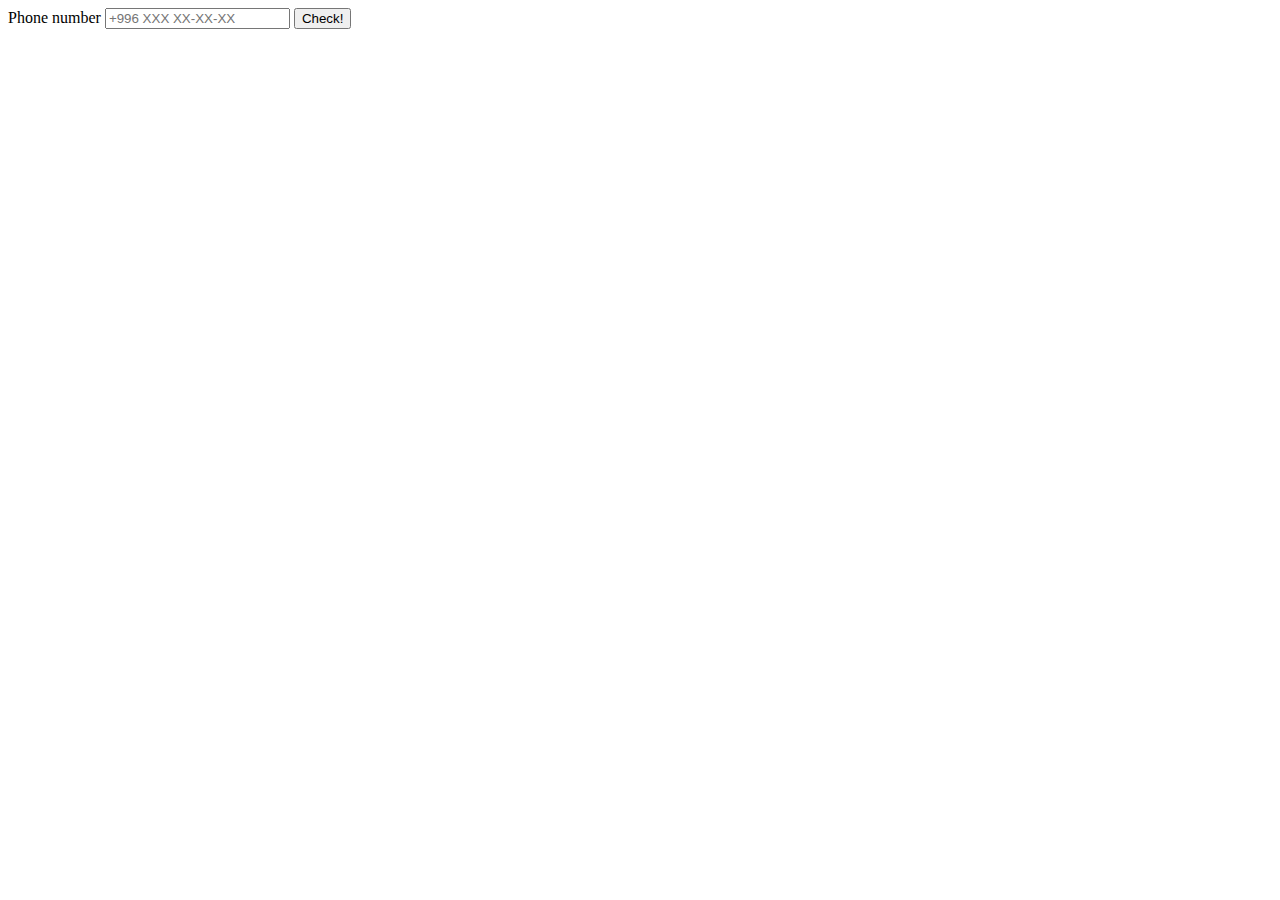
<file: 1lesson/index.html>
<!DOCTYPE html>
<html lang="en">
<head>
    <meta charset="UTF-8">
    <meta http-equiv="X-UA-Compatible" content="IE=edge">
    <meta name="viewport" content="width=device-width, initial-scale=1.0">
    <title>Document</title>
</head>
<body>
    <div class="wrapper">
        <label for="phoneInput">Phone number</label>
        <input id="phoneInput" type="text" placeholder="+996 XXX XX-XX-XX">
        <button class="phoneCheck">Check!</button>
        <span class="phoneResult"></span>
    </div>
    <!-- <div>
        <p>1</p>
        <p>2</p>
        <span>1</span>
        <span>2</span>
    </div> -->
</body>
<script src="app.js"></script>
</html>
</file>
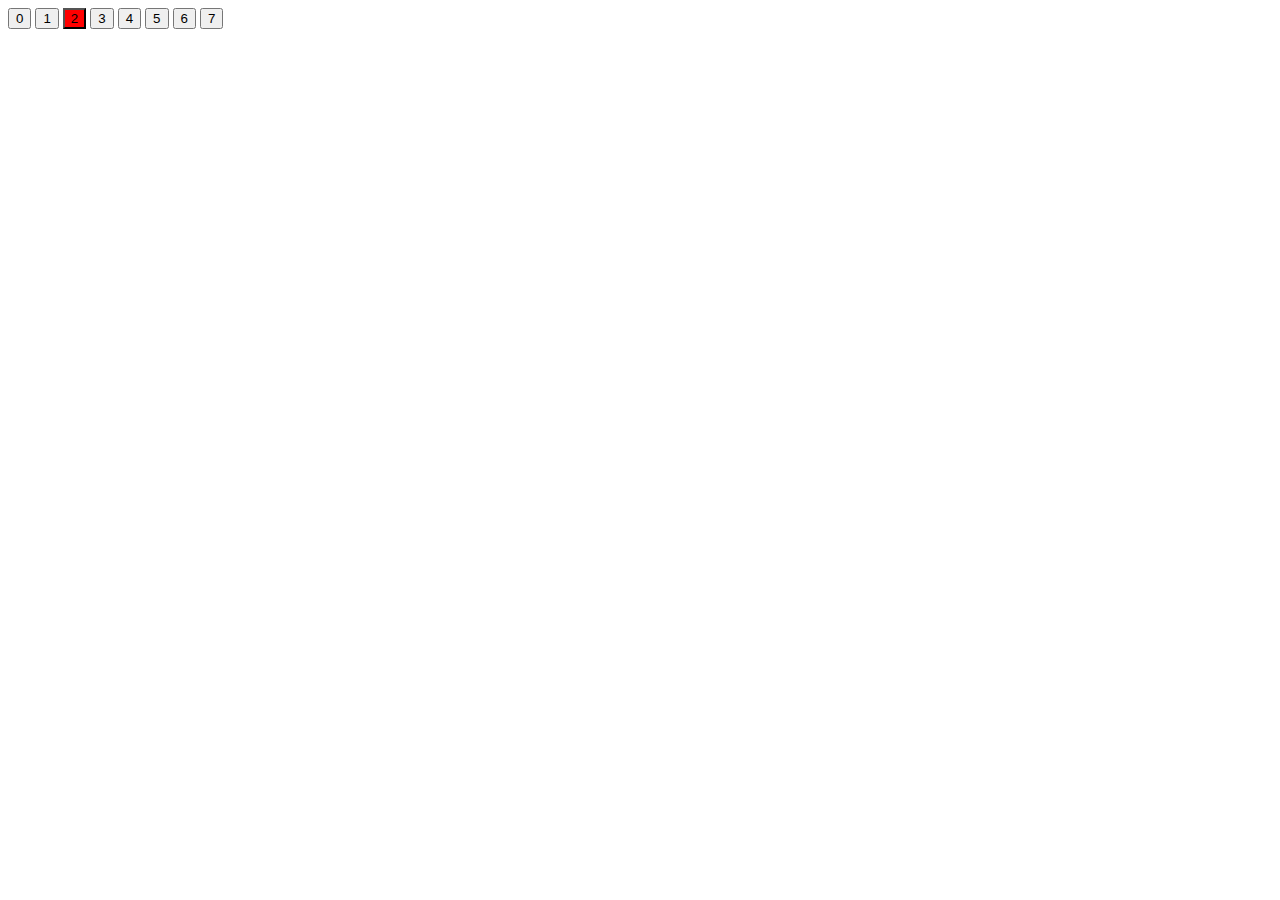
<file: 3lesson/index.html>
<!DOCTYPE html>
<html lang="en">
<head>
    <meta charset="UTF-8">
    <meta http-equiv="X-UA-Compatible" content="IE=edge">
    <meta name="viewport" content="width=device-width, initial-scale=1.0">
    <title>Document</title>
    <style>
        .red{
            background-color: red;
        }
    </style>
</head>
<body>
    <div class="wrapper">
        <button>0</button>
        <button>1</button>
        <button class="red">2</button>
        <button>3</button>
        <button>4</button>
        <button>5</button>
        <button>6</button>
    </div>
</body>
<script src="app.js"></script>
</html>
</file>
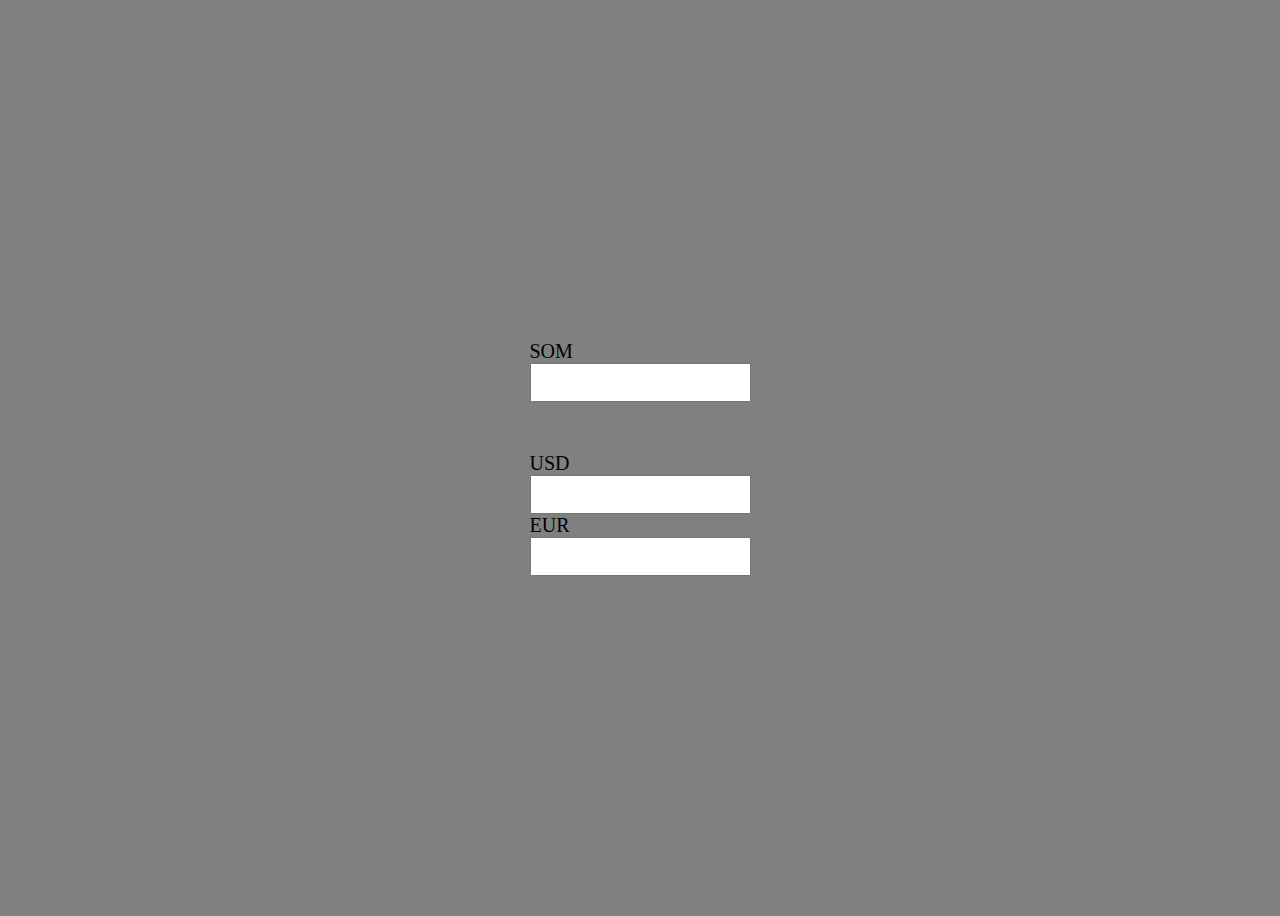
<file: 5lesson/index.html>
<!DOCTYPE html>
<html lang="en">
<head>
    <meta charset="UTF-8">
    <meta http-equiv="X-UA-Compatible" content="IE=edge">
    <meta name="viewport" content="width=device-width, initial-scale=1.0">
    <title>Document</title>
    <link rel="stylesheet" href="style.css">
</head>
<body>
    <div class="wrapper">
        <div class="som">
            <label for="som">SOM</label>
            <input type="number" id="som">
        </div>
        <div class="usd">
            <label for="usd">USD</label>
            <input type="number" id="usd">
        </div>
                <div class="eur">
                    <label for="eur">EUR</label>
                    <input type="number" id="eur">
                </div>
    </div>
</body>
<script src="app.js"></script>
</html>
</file>
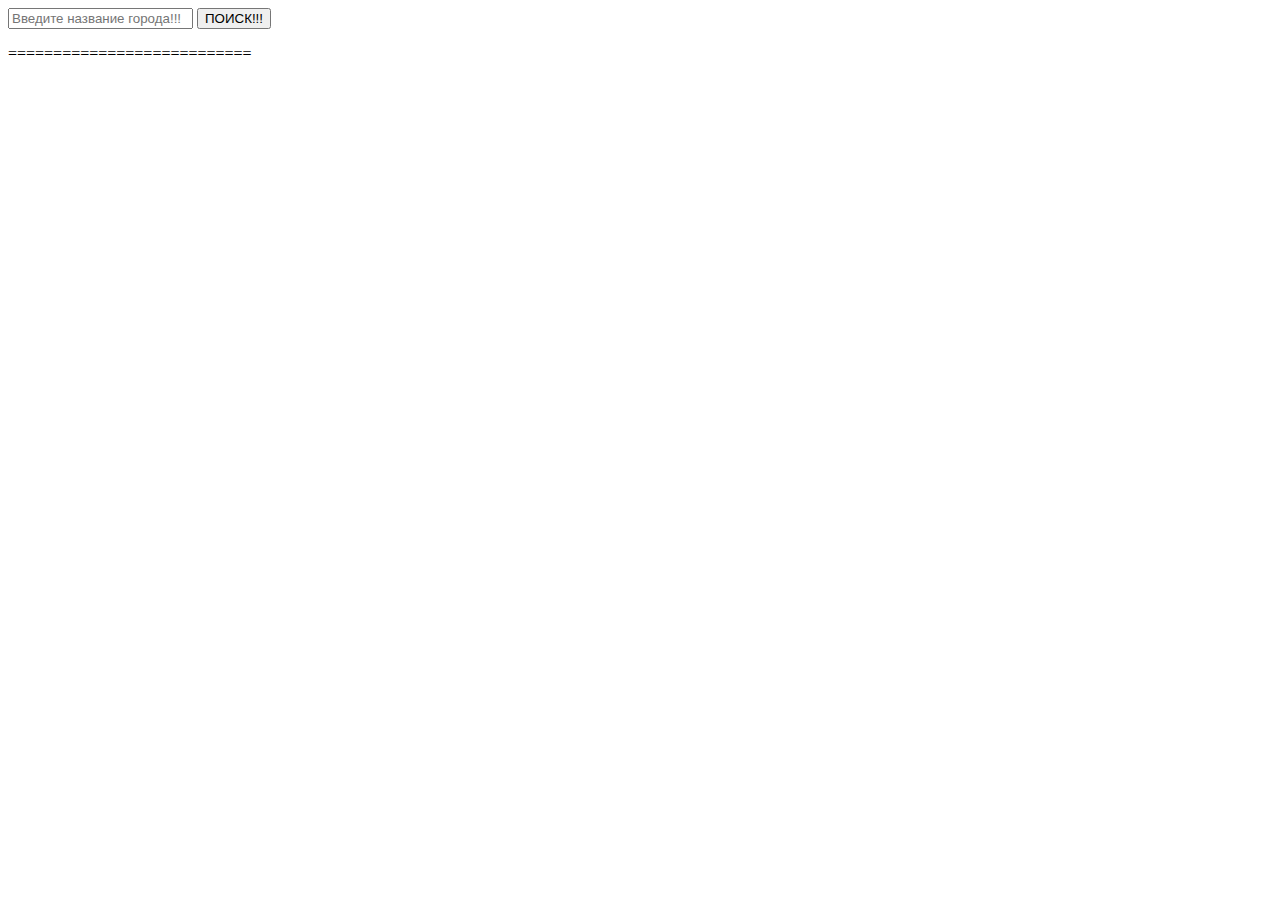
<file: 7lesson/index.html>
<!DOCTYPE html>
<html lang="en">
<head>
    <meta charset="UTF-8">
    <meta http-equiv="X-UA-Compatible" content="IE=edge">
    <meta name="viewport" content="width=device-width, initial-scale=1.0">
    <title>Document</title>
    <link rel="stylesheet" href="styls/styles.css">
</head>
<body>
    <!-- <div class="wrapper">
        <div class="header">
            Мои задачи
        </div>

        <div class="todo">
            <div class="todoInput">
                <input type="text" placeholder="Новая задача">
                <button>+</button>
            </div>

            <div class="todoList">
  
            </div>
        </div>
    </div> -->

    <div class="wrapper">
        <div>
            <input type="text" class="cityNameValue" placeholder="Введите название города!!!">
            <button onclick="citySearch()">ПОИСК!!!</button>
        </div>
        <div>
            <p class="cityName"></p>
            <span>===========================</span>
            <p class="temp"></p>
        </div>
    </div>
</body>
<script src="js/app.js"></script>
</html>
</file>
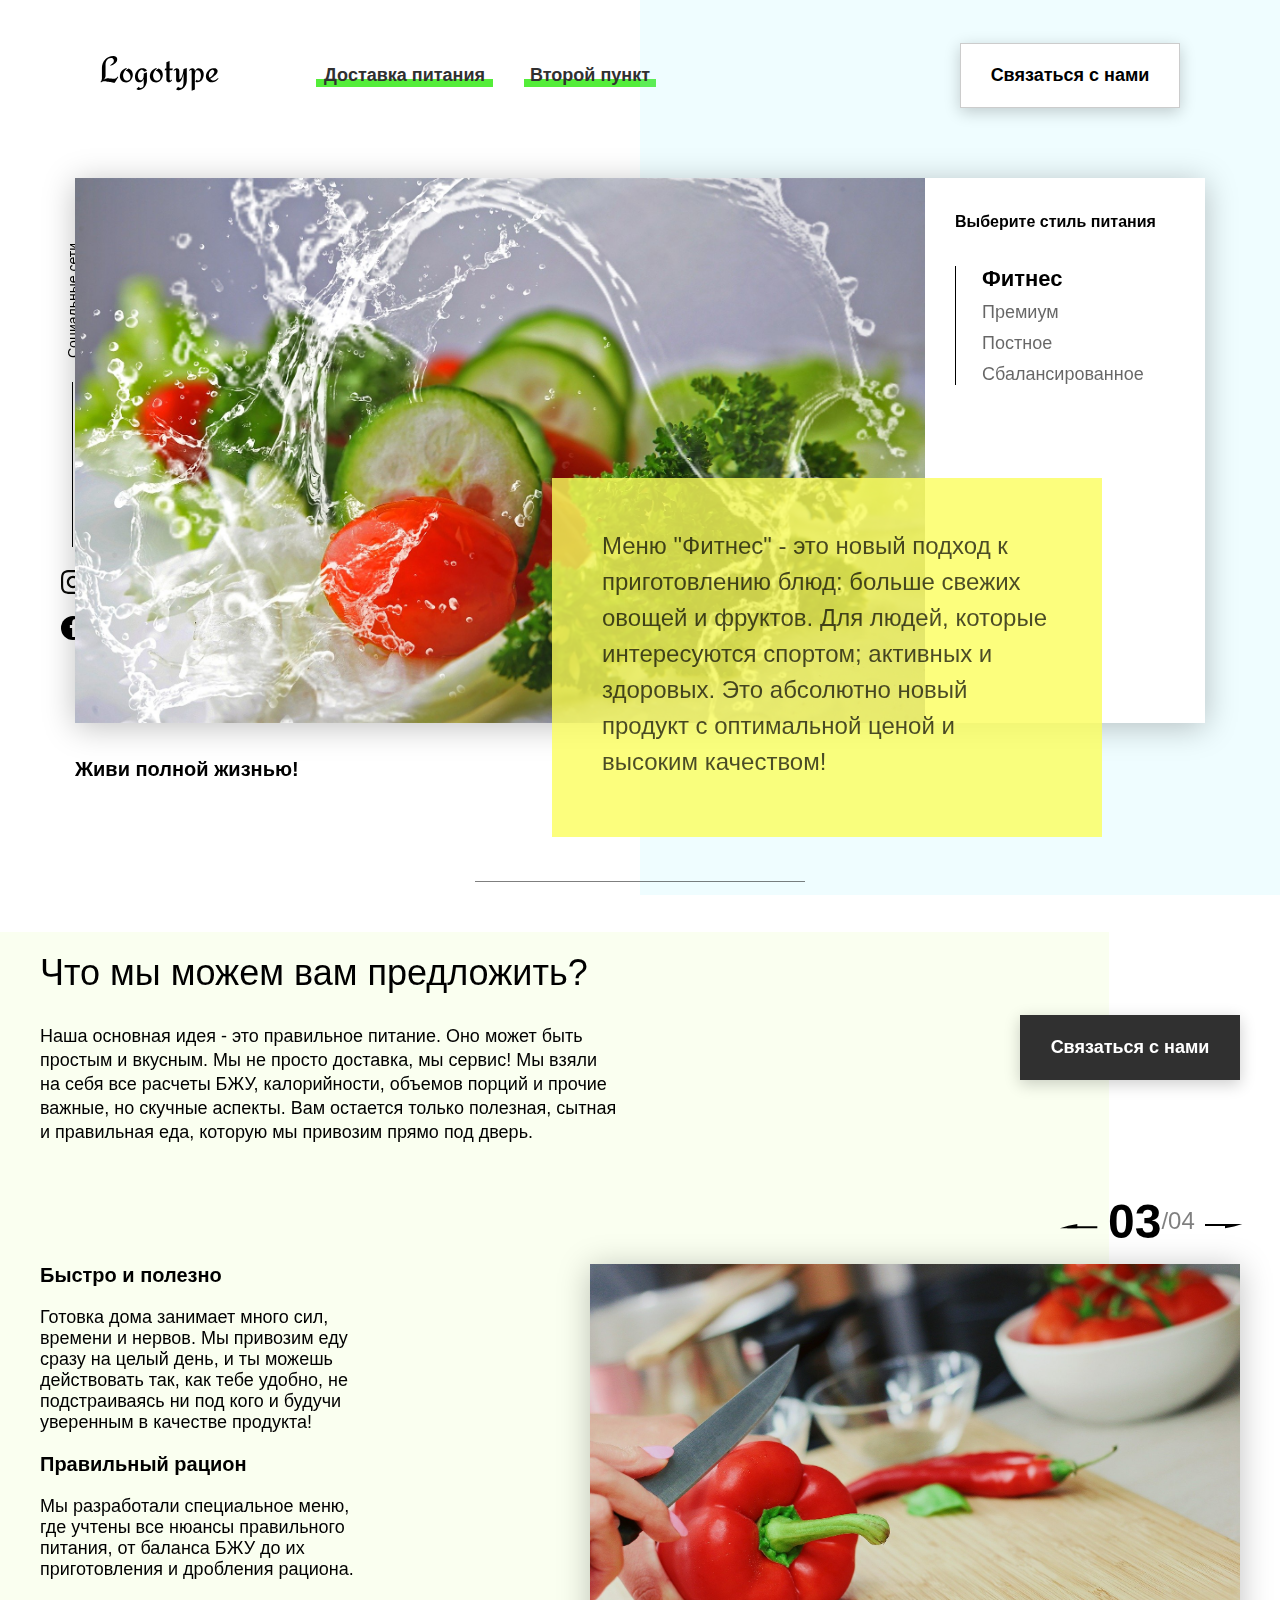
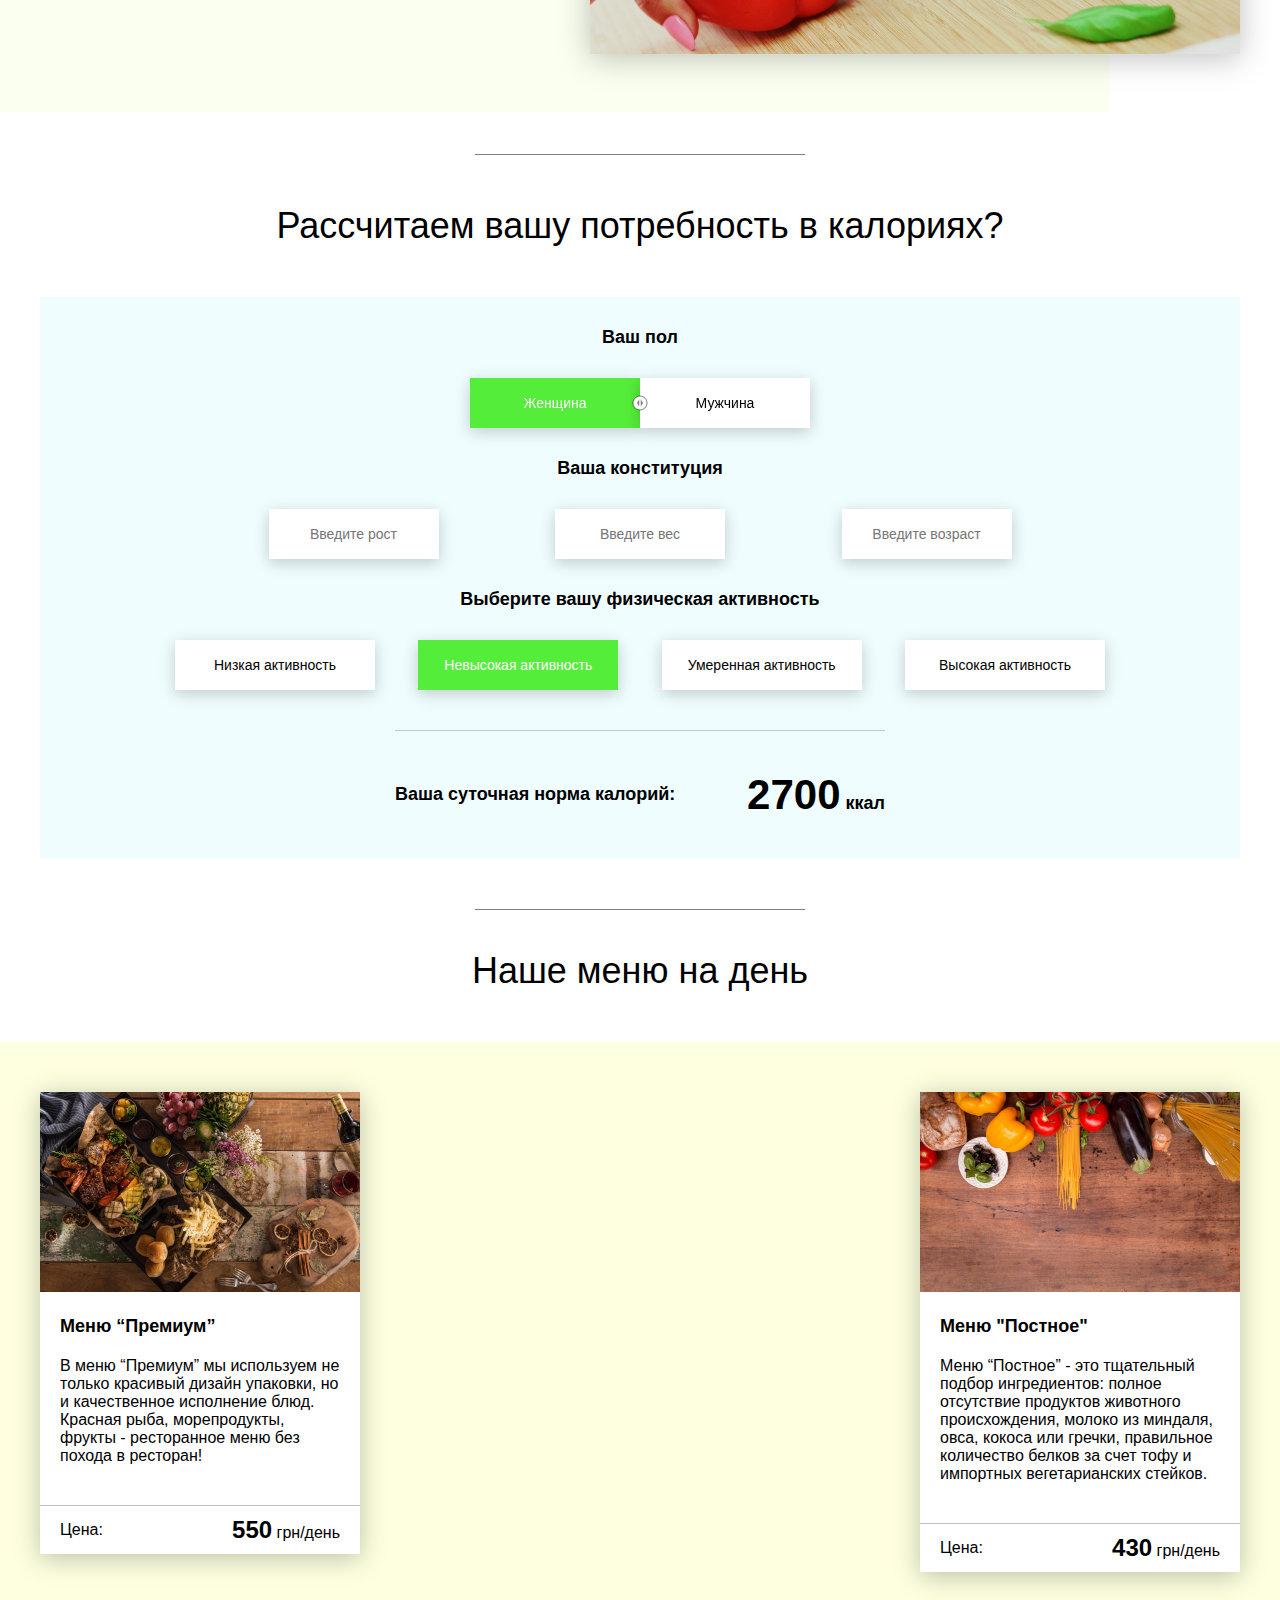
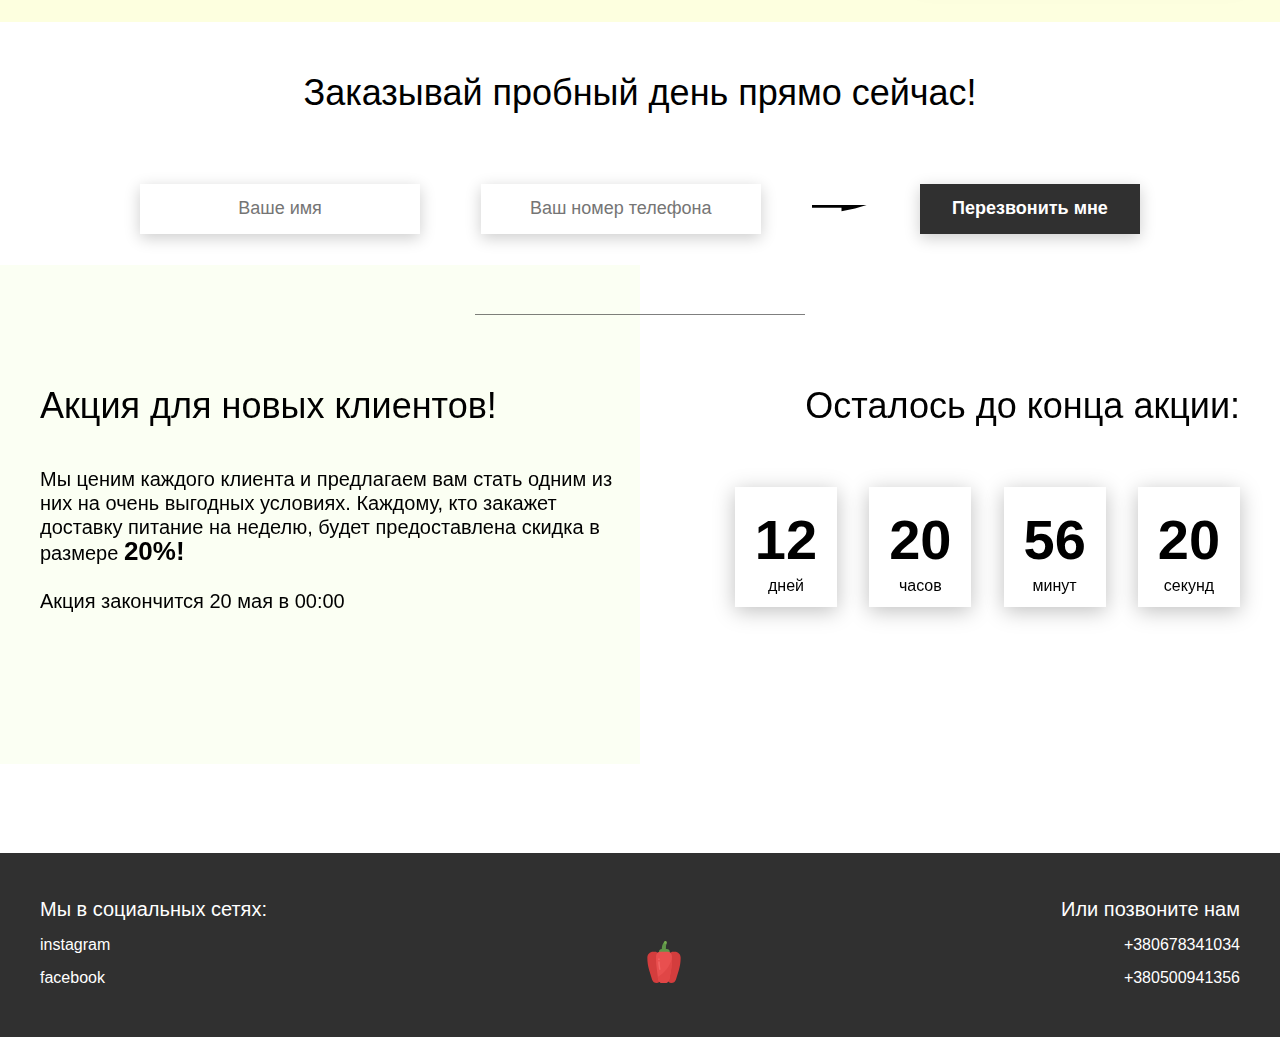
<file: example/index.html>
<!DOCTYPE html>
<html lang="en">
<head>
	<meta charset="UTF-8">
	<meta name="viewport" content="width=device-width, initial-scale=1.0">
	<title>Food</title>
	<link rel="stylesheet" href="css/style.css">
</head>
<body>
<header class="header">
	<div class="header__left-block">
		<div class="header__logo">
			<img src="icons/logo.svg" alt="Логотип">
		</div>
		<nav class="header__links">
			<a href="#" class="header__link">Доставка питания</a>
			<a href="#" class="header__link">Второй пункт</a>
		</nav>
	</div>
	<div class="header__right-block">
		<button data-modal class="btn btn_white">Связаться с нами</button>
	</div>
</header>
<div class="sidepanel">
	<div class="sidepanel__text"><span>Социальные сети</span></div>
	<div class="sidepanel__divider"></div>
	<a href="#" class="sidepanel__icon">
		<img src="icons/instagram.svg" alt="instagram">
	</a>
	<a href="#" class="sidepanel__icon">
		<img src="icons/facebook.svg" alt="facebook">
	</a>
</div>

<div class="preview">
	<div class="bgc_blue"></div>
	<div class="container">
		<div class="tabcontainer">
			<div class="tabcontent">
				<img src="img/tabs/vegy.jpg" alt="vegy">
				<div class="tabcontent__descr">
					Меню "Фитнес" - это новый подход к приготовлению блюд: больше свежих овощей и фруктов. Для людей,
					которые интересуются спортом; активных и здоровых. Это абсолютно новый продукт с оптимальной ценой и
					высоким качеством!
				</div>
			</div>
			<div class="tabcontent">
				<img src="img/tabs/elite.jpg" alt="elite">
				<div class="tabcontent__descr">
					Меню “Премиум” - мы используем не только красивый дизайн упаковки, но и качественное исполнение
					блюд. Красная рыба, морепродукты, фрукты - ресторанное меню без похода в ресторан!
				</div>
			</div>
			<div class="tabcontent">
				<img src="img/tabs/post.jpg" alt="post">
				<div class="tabcontent__descr">
					Наше специальное “Постное меню” - это тщательный подбор ингредиентов: полное отсутствие продуктов
					животного происхождения. Полная гармония с собой и природой в каждом элементе! Все будет Ом!
				</div>
			</div>
			<div class="tabcontent">
				<img src="img/tabs/hamburger.jpg" alt="vegy">
				<div class="tabcontent__descr">
					Меню "Сбалансированное" - это соответствие вашего рациона всем научным рекомендациям. Мы тщательно
					просчитываем вашу потребность в к/б/ж/у и создаем лучшие блюда для вас.
				</div>
			</div>
			<div class="tabheader">
				<h3>Выберите стиль питания</h3>
				<div class="tabheader__items">
					<div class="tabheader__item tabheader__item_active">Фитнес</div>
					<div class="tabheader__item">Премиум</div>
					<div class="tabheader__item">Постное</div>
					<div class="tabheader__item">Сбалансированное</div>
				</div>
			</div>
		</div>
		<div class="preview__life">Живи полной жизнью!</div>
	</div>
</div>

<div class="divider"></div>

<div class="offer">
	<div class="bgc_y"></div>
	<div class="container">
		<div class="offer__text">
			<h2 class="title">Что мы можем вам предложить?</h2>
			<div class="offer__descr">
				Наша основная идея - это правильное питание. Оно может быть простым и вкусным. Мы не просто доставка, мы
				сервис! Мы взяли на себя все расчеты БЖУ, калорийности, объемов порций и прочие важные, но скучные
				аспекты. Вам остается только полезная, сытная и правильная еда, которую мы привозим прямо под дверь.
			</div>
		</div>
		<div class="offer__action">
			<button data-modal class="btn btn_dark">Связаться с нами</button>
		</div>
	</div>
	<div class="container">
		<div class="offer__advantages">
			<h2>Быстро и полезно</h2>
			<div class="offer__advantages-text">
				Готовка дома занимает много сил, времени и нервов. Мы привозим еду сразу на целый день, и ты можешь
				действовать так, как тебе удобно, не подстраиваясь ни под кого и будучи уверенным в качестве продукта!
			</div>
			<h2>Правильный рацион</h2>
			<div class="offer__advantages-text">
				Мы разработали специальное меню, где учтены все нюансы правильного питания, от баланса БЖУ до их
				приготовления и дробления рациона.
			</div>
		</div>
		<div class="offer__slider">
			<div class="offer__slider-counter">
				<div class="offer__slider-prev">
					<img src="icons/left.svg" alt="prev">
				</div>
				<span id="current">03</span>
				/
				<span id="total">04</span>
				<div class="offer__slider-next">
					<img src="icons/right.svg" alt="next">
				</div>
			</div>
			<div class="offer__slider-wrapper">
				<div class="offer__slide">
					<img src="img/slider/pepper.jpg" alt="pepper">
				</div>
				<!-- <div class="offer__slide">
					<img src="img/slider/food-12.jpg" alt="food">
				</div>
				<div class="offer__slide">
					<img src="img/slider/olive-oil.jpg" alt="oil">
				</div>
				<div class="offer__slide">
					<img src="img/slider/paprika.jpg" alt="paprika">
				</div> -->
			</div>
		</div>
	</div>
</div>

<div class="divider"></div>

<div class="calculating">
	<div class="container">
		<h2 class="title">Рассчитаем вашу потребность в калориях?
		</h2>
		<div class="calculating__field">
			<div class="calculating__subtitle">
				Ваш пол
			</div>
			<div class="calculating__choose" id="gender">
				<div class="calculating__choose-item calculating__choose-item_active">Женщина</div>
				<div class="calculating__choose-item">Мужчина</div>
			</div>

			<div class="calculating__subtitle">
				Ваша конституция
			</div>
			<div class="calculating__choose calculating__choose_medium">
				<input type="text" id="height" placeholder="Введите рост" class="calculating__choose-item">
				<input type="text" id="weight" placeholder="Введите вес" class="calculating__choose-item">
				<input type="text" id="age" placeholder="Введите возраст" class="calculating__choose-item">
			</div>

			<div class="calculating__subtitle">
				Выберите вашу физическая активность
			</div>
			<div class="calculating__choose calculating__choose_big">
				<div id="low" class="calculating__choose-item">Низкая активность</div>
				<div id="small" class="calculating__choose-item calculating__choose-item_active">Невысокая активность
				</div>
				<div id="medium" class="calculating__choose-item">Умеренная активность</div>
				<div id="high" class="calculating__choose-item">Высокая активность</div>
			</div>

			<div class="calculating__divider"></div>

			<div class="calculating__total">
				<div class="calculating__subtitle">
					Ваша суточная норма калорий:
				</div>
				<div class="calculating__result">
					<span>2700</span> ккал
				</div>
			</div>
		</div>
	</div>
</div>

<div class="divider"></div>

<div class="menu">
	<h2 class="title">Наше меню на день</h2>

	<div class="menu__field">
		<div id="cardWrapper" class="container">
			<div class="menu__item">
				<img src="img/tabs/elite.jpg" alt="elite">
				<h3 class="menu__item-subtitle">Меню “Премиум”</h3>
				<div class="menu__item-descr">В меню “Премиум” мы используем не только красивый дизайн упаковки, но и
					качественное исполнение блюд. Красная рыба, морепродукты, фрукты - ресторанное меню без похода в
					ресторан!
				</div>
				<div class="menu__item-divider"></div>
				<div class="menu__item-price">
					<div class="menu__item-cost">Цена:</div>
					<div class="menu__item-total"><span>550</span> грн/день</div>
				</div>
			</div>
			<div class="menu__item">
				<img src="img/tabs/post.jpg" alt="post">
				<h3 class="menu__item-subtitle">Меню "Постное"</h3>
				<div class="menu__item-descr">Меню “Постное” - это тщательный подбор ингредиентов: полное отсутствие
					продуктов животного происхождения, молоко из миндаля, овса, кокоса или гречки, правильное количество
					белков за счет тофу и импортных вегетарианских стейков.
				</div>
				<div class="menu__item-divider"></div>
				<div class="menu__item-price">
					<div class="menu__item-cost">Цена:</div>
					<div class="menu__item-total"><span>430</span> грн/день</div>
				</div>
			</div>
		</div>
	</div>
</div>

<div class="order">
	<div class="container">
		<div class="title">Заказывай пробный день прямо сейчас!</div>
		<form action="#" class="order__form">
			<input required placeholder="Ваше имя" name="name" type="text" class="order__input">
			<input required placeholder="Ваш номер телефона" name="phone" type="phone" class="order__input">
			<img src="icons/right.svg" alt="right">
			<button class="btn btn_dark btn_min">Перезвонить мне</button>
		</form>
	</div>
</div>

<div class="divider"></div>

<div class="promotion">
	<div class="bgc_y"></div>
	<div class="container">
		<div class="promotion__text">
			<div class="title">Акция для новых клиентов!</div>
			<div class="promotion__descr">
				Мы ценим каждого клиента и предлагаем вам стать одним из них на очень выгодных условиях.
				Каждому, кто закажет доставку питание на неделю, будет предоставлена скидка в размере <span>20%!</span>
				<br><br>
				Акция закончится 20 мая в 00:00
			</div>
		</div>
		<div class="promotion__timer">
			<div class="title">Осталось до конца акции:</div>
			<div class="timer">
				<div class="timer__block">
					<span id="days">12</span>
					дней
				</div>
				<div class="timer__block">
					<span id="hours">20</span>
					часов
				</div>
				<div class="timer__block">
					<span id="minutes">56</span>
					минут
				</div>
				<div class="timer__block">
					<span id="seconds">20</span>
					секунд
				</div>
			</div>
		</div>
	</div>
</div>

<footer class="footer">
	<div class="container">
		<div class="social">
			<div class="subtitle">Мы в социальных сетях:</div>
			<a href="#" class="link">instagram</a>
			<a href="#" class="link">facebook</a>
		</div>
		<div class="pepper">
			<img src="icons/veg.svg" alt="pepper">
		</div>
		<div class="call">
			<div class="subtitle">Или позвоните нам</div>
			<a href="#" class="link">+380678341034</a>
			<a href="#" class="link">+380500941356</a>
		</div>
	</div>
</footer>

<div class="modal">
	<div class="modal__dialog">
		<div class="modal__content">
			<form action="#">
				<div class="modal__close">&times;</div>
				<div class="modal__title">Мы свяжемся с вами как можно быстрее!</div>
				<input required placeholder="Ваше имя" name="name" type="text" class="modal__input">
				<input required placeholder="Ваш номер телефона" name="phone" type="phone" class="modal__input">
				<button class="btn btn_dark btn_min">Перезвонить мне</button>
			</form>
		</div>
	</div>
</div>
<script src="js/app.js"></script>
</body>
</html>
</file>
<file: 5lesson/style.css>
body{
    display: flex;
    align-items: center;
    justify-content: center;
    height: 100vh;
    background-color: gray;
}

.wrapper > div{
    display: flex;
    flex-direction: column;
}

.usd{
    margin-top: 50px;
}

input{
    padding: 10px 20px;
}

label{
    font-size: 20px;
}
</file>
<file: 7lesson/styls/styles.css>
/* *{
    margin: 0 auto;
    box-sizing: border-box;
}

.wrapper{
    min-height: 100vh;
    background-color: #F3F3F3;
}

.header{
    display: flex;
    justify-content: center;
    align-items: center;
    height: 64px;
    font-size: 24px;
    font-weight: 400;
    border-bottom: 1px solid;
    background-color: #fff;
}

.todoInput{
    display: flex;
}

.todoInput button{
    width: 72px;
    height: 45px;
    background-color: #2282C8;
    color: #fff;
    font-size: 24px;
    border-radius: 8px;
    border: none;
    margin-left: 8px;
}

.todoInput input{ 
    width: 320px;
    height: 45px;
    padding: 0;
    margin: 0;
    border-radius: 8px;
    font-size: 22px;
    padding-left: 8px;
}

.todo{
    margin-top: 32px;
    display: flex;
    flex-direction: column;
}

.todoList{
    margin-top: 50px;
    display: flex;
    flex-direction: column;
    width: 50%;
}

.deleteIcon{
    width: 16px;
    height: 16px;
    border: 3px solid;
    border-radius: 16px;
    margin-right: 18px;
}

.todoItem{
    display: flex;
    align-items: center;
    font-size: 22px;
    margin-left: 0 !important;
    margin-bottom: 36px;
} */
</file>
<file: example/css/style.css>
* {
    box-sizing: border-box;
    margin: 0;
    padding: 0;
    font-family: Roboto, sans-serif;
}

a {
    text-decoration: none;
}

.btn {
    width: 220px;
    height: 65px;
    display: flex;
    justify-content: center;
    align-items: center;
    background-color: #fff;
    font-size: 18px;
    font-weight: 700;
    border: 1px solid rgba(0, 0, 0, 0.2);
    box-shadow: 0 4px 15px rgba(0, 0, 0, 0.2);
    cursor: pointer;
    transition: 0.3s all;
    outline: 0;
}

.btn_white {
    background-color: #fff;
}

.btn_dark {
    background-color: #303030;
    color: #fff;
    border: none;
}

.btn_min {
    height: 50px;
}

.btn:hover {
    box-shadow: 0 4px 30px rgba(0, 0, 0, 0.3);
}

.container {
    max-width: 1200px;
    margin: 0 auto;
}

.divider {
    width: 330px;
    height: 1px;
    margin: 0 auto;
    background-color: rgba(0, 0, 0, 0.5);
}

.title {
    font-size: 36px;
    font-weight: 400;
}

.header {
    display: flex;
    justify-content: space-between;
    align-items: center;
    height: 150px;
    padding: 0 100px;
}

.header__left-block {
    display: flex;
    justify-content: space-between;
    min-width: 550px;
}

.header__logo {
    max-width: 170px;
}

.header__logo img {
    width: 100%;
}

.header__links {
    display: flex;
    align-items: center;
}

.header__link {
    position: relative;
    margin-right: 45px;
    font-weight: 700;
    font-size: 18px;
    color: #303030;
}

.header__link:after {
    content: "";
    position: absolute;
    display: block;
    width: 110%;
    left: -5%;
    bottom: -1px;
    z-index: -1;
    height: 8px;
    background: #54ed39;
}

.header__link:last-child {
    margin-right: 0;
}

.sidepanel {
    position: fixed;
    left: 60px;
    top: 240px;
    height: 400px;
    width: 25px;
    display: flex;
    flex-direction: column;
    justify-content: space-between;
    align-items: center;
}

.sidepanel__text {
    width: 120px;
    height: 120px;
    font-size: 14px;
}

.sidepanel__text span {
    display: flex;
    transform: rotate(-90deg) translateX(-50px);
}

.sidepanel__divider {
    width: 1px;
    height: 165px;
    background-color: #000;
}

.sidepanel__icon {
    width: 24px;
    height: 24px;
}

.sidepanel__icon img {
    width: 100%;
}

.preview {
    padding: 28px 0 100px 0;
    position: relative;
}

.preview__life {
    font-weight: 700;
    font-size: 20px;
    margin-left: 35px;
    margin-top: 35px;
}

.bgc_blue {
    position: absolute;
    right: 0;
    top: -155px;
    width: 50vw;
    height: 900px;
    background: rgba(146, 242, 255, 0.15);
    z-index: -1;
}

.tabcontainer {
    display: flex;
    width: 1130px;
    margin: 0 auto;
    box-shadow: 0 4px 30px rgba(0, 0, 0, 0.25);
}

.tabcontent {
    width: 850px;
    position: relative;
}

.tabcontent img {
    width: 100%;
    height: 100%;
    object-fit: cover;
}

.tabcontent__descr {
    position: absolute;
    top: 300px;
    right: -177px;
    width: 550px;
    height: 359px;
    background: rgba(251, 254, 93, 0.8);
    padding: 50px;
    font-size: 24px;
    font-weight: 300;
    line-height: 36px;
    color: rgba(0, 0, 0, 0.7);
}

.tabheader {
    width: 280px;
    padding: 35px 30px;
    background-color: #fff;
}

.tabheader h3 {
    font-weight: 700;
    font-size: 16px;
}

.tabheader__items {
    margin-top: 35px;
    padding-left: 26px;
    border-left: 1px solid #000;
}

.tabheader__item {
    font-weight: 700;
    font-size: 18px;
    font-weight: 300;
    margin-top: 10px;
    color: rgba(0, 0, 0, 0.6);
    cursor: pointer;
    transition: 0.3s all;
}

.tabheader__item_active {
    color: #000;
    font-size: 22px;
    font-weight: 700;
}

.offer {
    padding: 70px 0 100px 0;
    position: relative;
}

.offer .container {
    display: flex;
    justify-content: space-between;
}

.offer .bgc_y {
    position: absolute;
    width: 1109px;
    height: 780px;
    background: rgba(243, 255, 222, 0.45);
    z-index: -1;
    top: 50px;
}

.offer__text {
    width: 580px;
}

.offer__descr {
    font-size: 18px;
    margin-top: 30px;
    font-weight: 300;
    line-height: 24px;
}

.offer__action {
    display: flex;
    align-items: center;
    justify-content: flex-end;
}

.offer__advantages {
    width: 330px;
    margin-top: 50px;
}

.offer__advantages h2 {
    font-weight: 700;
    font-size: 20px;
    margin-top: 20px;
}

.offer__advantages h2:first-child {
    margin-top: 70px;
}

.offer__advantages-text {
    margin-top: 20px;
    font-size: 18px;
    font-weight: 300;
    line-height: 21px;
}

.offer__slider {
    width: 650px;
    margin-top: 50px;
    display: flex;
    flex-direction: column;
    align-items: flex-end;
}

.offer__slider-counter {
    display: flex;
    width: 180px;
    align-items: center;
    font-size: 24px;
    color: rgba(0, 0, 0, 0.5);
}

.offer__slider-wrapper {
    width: 100%;
    margin-top: 15px;
    box-shadow: 0 4px 30px rgba(0, 0, 0, 0.25);
}

.offer__slider-prev {
    margin-right: 10px;
    cursor: pointer;
}

.offer__slider-next {
    margin-left: 10px;
    cursor: pointer;
}

.offer__slider #current {
    font-size: 48px;
    font-weight: 700;
    color: #000;
}

.offer__slide {
    width: 100%;
    height: 390px;
}

.offer__slide img {
    width: 100%;
    height: 100%;
    object-fit: cover;
}

.calculating {
    padding: 50px 0;
}

.calculating .title {
    text-align: center;
}

.calculating__field {
    width: 100%;
    margin-top: 50px;
    background: rgba(146, 242, 255, 0.15);
    padding: 30px 0 40px 0;
}

.calculating__subtitle {
    text-align: center;
    font-size: 18px;
    font-weight: 700;
    margin-top: 30px;
}

.calculating__subtitle:first-child {
    margin-top: 0;
}

.calculating #gender:after {
    content: "";
    position: absolute;
    top: 50%;
    transform: translateY(-50%);
    display: block;
    width: 16px;
    height: 16px;
    background: url(../icons/switch.svg) center center/cover no-repeat;
}

.calculating__choose {
    position: relative;
    display: flex;
    margin-top: 30px;
    justify-content: center;
}

.calculating__choose-item {
    display: flex;
    align-items: center;
    justify-content: center;
    width: 170px;
    height: 50px;
    padding: 0 10px;
    background: #fff;
    box-shadow: 0 4px 15px rgba(0, 0, 0, 0.2);
    border: none;
    text-align: center;
    font-size: 14px;
    cursor: pointer;
    outline: 0;
    transition: 0.3s all;
}

.calculating__choose-item_active {
    color: #fff;
    background-color: #54ed39;
}

.calculating__choose_medium {
    width: 743px;
    justify-content: space-between;
    margin: 30px auto 0 auto;
}

.calculating__choose_big {
    width: 930px;
    justify-content: space-between;
    margin: 30px auto 0 auto;
}

.calculating__choose_big .calculating__choose-item {
    width: 200px;
}

.calculating__divider {
    width: 490px;
    height: 1px;
    margin: 40px auto;
    background-color: rgba(0, 0, 0, 0.2);
}

.calculating__total {
    width: 490px;
    margin: 0 auto;
    display: flex;
    justify-content: space-between;
    align-items: center;
}

.calculating__result {
    font-size: 18px;
    font-weight: 700;
}

.calculating__result span {
    font-size: 42px;
}

.menu {
    padding: 40px 0 50px 0;
}

.menu .container {
    display: flex;
    justify-content: space-between;
    align-items: flex-start;
}

.menu .title {
    text-align: center;
}

.menu__field {
    margin-top: 50px;
    padding: 50px 0;
    width: 100%;
    background: rgba(249, 254, 126, 0.25);
}

.menu__item {
    width: 320px;
    min-height: 450px;
    background: #fff;
    box-shadow: 0 4px 25px rgba(0, 0, 0, 0.25);
    font-size: 16px;
    font-weight: 300;
}

.menu__item img {
    width: 100%;
    height: 200px;
    object-fit: cover;
}

.menu__item-subtitle {
    font-weight: 700;
    font-size: 18px;
    padding: 0 20px;
    margin-top: 20px;
}

.menu__item-descr {
    margin-top: 20px;
    padding: 0 20px;
}

.menu__item-divider {
    width: 100%;
    height: 1px;
    background-color: rgba(0, 0, 0, 0.25);
    margin-top: 40px;
}

.menu__item-price {
    display: flex;
    justify-content: space-between;
    align-items: center;
    padding: 10px 20px;
}

.menu__item-price span {
    font-size: 24px;
    font-weight: 700;
}

.order {
    padding-bottom: 80px;
}

.order .title {
    text-align: center;
}

.order__form {
    margin-top: 70px;
    padding: 0 100px;
    display: flex;
    justify-content: space-between;
    align-items: center;
}

.order__form img {
    transform: scale(1.5);
}

.order__input {
    width: 280px;
    height: 50px;
    background: #fff;
    box-shadow: 0 4px 15px rgba(0, 0, 0, 0.2);
    border: none;
    font-size: 18px;
    text-align: center;
    padding: 0 20px;
    outline: 0;
}

.promotion {
    padding: 70px 0 240px 0;
    position: relative;
}

.promotion .container {
    display: flex;
}

.promotion .bgc_y {
    position: absolute;
    width: 50%;
    height: 499px;
    background: rgba(243, 255, 222, 0.35);
    z-index: -1;
    top: -50px;
    left: 0;
}

.promotion__text {
    width: 50%;
}

.promotion__descr {
    margin-top: 40px;
    font-size: 20px;
    line-height: 24px;
    font-weight: 300;
}

.promotion__descr span {
    font-weight: 700;
    font-size: 26px;
}

.promotion__timer {
    width: 50%;
}

.promotion__timer .title {
    text-align: right;
}

.promotion__timer .timer {
    margin-top: 60px;
    padding-left: 95px;
    display: flex;
    justify-content: space-between;
    align-items: center;
}

.promotion__timer .timer__block {
    width: 102px;
    height: 120px;
    background: #fff;
    box-shadow: 0 4px 20px rgba(0, 0, 0, 0.25);
    font-size: 16px;
    font-weight: 300;
    text-align: center;
}

.promotion__timer .timer__block span {
    display: block;
    margin-top: 20px;
    margin-bottom: 5px;
    font-size: 56px;
    font-weight: 700;
}

.footer {
    min-height: 180px;
    background-color: #303030;
    padding: 45px 0 50px 0;
    color: #fff;
}

.footer .container {
    height: 100%;
    display: flex;
    justify-content: space-between;
    align-items: flex-end;
}

.footer .subtitle {
    font-size: 20px;
}

.footer .link {
    display: block;
    margin-top: 15px;
    font-size: 16px;
    color: #fff;
}

.footer .call {
    text-align: right;
}

.modal {
    position: fixed;
    top: 0;
    left: 0;
    z-index: 1050;
    display: none;
    width: 100%;
    height: 100%;
    overflow: hidden;
    background-color: rgba(0, 0, 0, 0.5);
}

.modal__dialog {
    max-width: 500px;
    margin: 40px auto;
}

.modal__content {
    position: relative;
    width: 100%;
    padding: 40px;
    background-color: #fff;
    border: 1px solid rgba(0, 0, 0, 0.2);
    border-radius: 4px;
    max-height: 80vh;
    overflow-y: auto;
}

.modal__close {
    position: absolute;
    top: 8px;
    right: 14px;
    font-size: 30px;
    color: #000;
    opacity: 0.5;
    font-weight: 700;
    border: none;
    background-color: transparent;
    cursor: pointer;
}

.modal__title {
    text-align: center;
    font-size: 22px;
    text-transform: uppercase;
}

.modal__input {
    display: block;
    margin: 20px auto 20px auto;
    width: 280px;
    height: 50px;
    background: #fff;
    box-shadow: 0 4px 15px rgba(0, 0, 0, 0.2);
    border: none;
    font-size: 18px;
    text-align: center;
    padding: 0 20px;
    outline: 0;
}

.modal .btn {
    display: block;
    width: 280px;
    margin: 0 auto;
}
.hide {
    display: none;
}
.show {
    display: block;
}
.fade {
    animation: fade 1.7s linear;
}

@keyframes fade {
    0% {
        opacity: .1;
    }
    100% {
        opacity: 1;
    }
}
</file>
